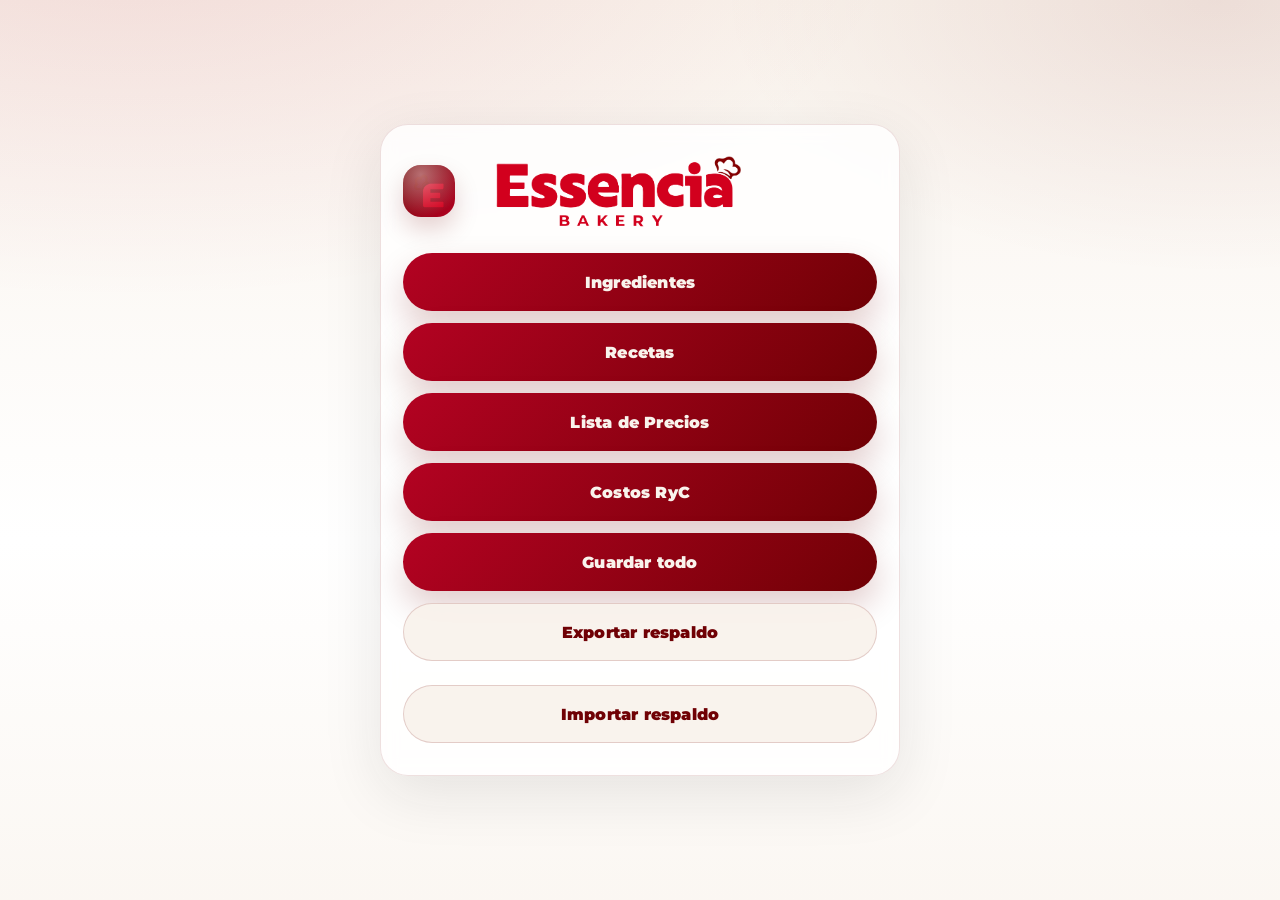
<file: index.html>
<!doctype html>
<html lang="es">
<head>
<link rel="manifest" href="./manifest.json?v=3" />
  <meta charset="utf-8" />
  <meta name="viewport" content="width=device-width,initial-scale=1" />
  <title>Essencia Bakery | Inicio</title>
  <meta name="description" content="Sistema interno Essencia Bakery" />

  <link rel="preconnect" href="https://fonts.googleapis.com">
  <link rel="preconnect" href="https://fonts.gstatic.com" crossorigin>
  <link href="https://fonts.googleapis.com/css2?family=Montserrat:wght@500;700;800;900&display=swap" rel="stylesheet">
<link rel="stylesheet" href="styles.css?v=3" />
</head>
<body data-page="home">
  <main class="homeScreen">
    <section class="homeScreenCard">
      <div class="homeScreenBrand">
        <div class="mark" aria-hidden="true"></div>
        <div>
          <h1>Essencia Bakery</h1>
        </div>
      </div>

      <div class="homeScreenActions">
        <a class="homeMainBtn homeMainBtnPrimary" href="ingredientes.html">Ingredientes</a>
        <a class="homeMainBtn homeMainBtnPrimary" href="recetas.html">Recetas</a>
        <a class="homeMainBtn homeMainBtnPrimary" href="lista-precios.html">Lista de Precios</a>
        <a class="homeMainBtn homeMainBtnPrimary" href="costos-ryc.html">Costos RyC</a>

        <button class="homeMainBtn homeMainBtnPrimary" type="button" id="btnGuardarTodoHome">
          Guardar todo
        </button>

        <button class="homeMainBtn homeMainBtnGhost" type="button" id="btnExportBackupHome">
          Exportar respaldo
        </button>

        <label class="homeMainBtn homeMainBtnGhost homeFileLabel" for="inputImportBackupHome">
          Importar respaldo
        </label>
        <input
          id="inputImportBackupHome"
          type="file"
          accept=".json,application/json"
          hidden
        />
      </div>
    </section>
  </main>

  <div class="toast" id="toast"></div>

<script src="app.js?v=3"></script>
</body>
</html>
</file>
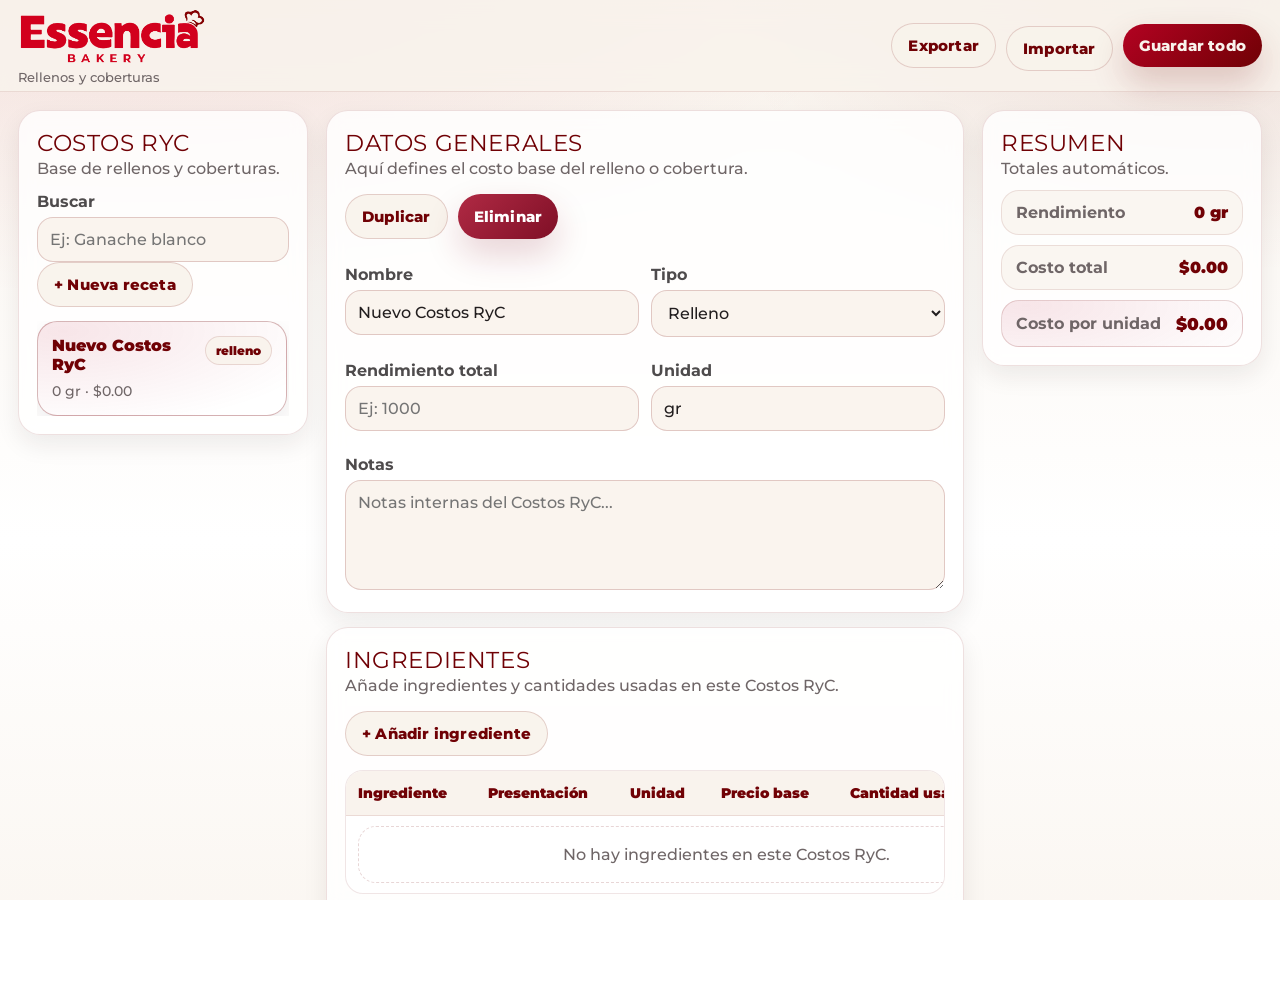
<file: costos-ryc.html>
<!doctype html>
<html lang="es">
<head>
<link rel="manifest" href="./manifest.json?v=3" />
  <meta charset="utf-8" />
  <meta name="viewport" content="width=device-width,initial-scale=1" />
  <title>Essencia Bakery | Costos RyC</title>
  <meta name="description" content="Costos de rellenos y coberturas" />

  <link rel="preconnect" href="https://fonts.googleapis.com">
  <link rel="preconnect" href="https://fonts.gstatic.com" crossorigin>
  <link href="https://fonts.googleapis.com/css2?family=Montserrat:wght@500;700;800;900&display=swap" rel="stylesheet">
<link rel="stylesheet" href="styles.css?v=3" />
</head>
<!-- Modal de Confirmación Personalizado -->
<div id="customConfirmModal" class="custom-modal">
  <div class="custom-modal-content">
    <div class="custom-modal-icon">⚠️</div>
    <h3 id="customConfirmTitle">¿Estás seguro?</h3>
    <p id="customConfirmMessage">Esta acción no se puede deshacer</p>
    <div class="custom-modal-actions">
      <button id="customConfirmCancel" class="btn-modal-cancel">Cancelar</button>
      <button id="customConfirmOk" class="btn-modal-ok">Eliminar</button>
    </div>
  </div>
</div>

<body data-page="cbrc">
  <header class="pageHeader">
    <div class="wrap pageHeaderInner">
      <div class="pageHeaderLeft">
        <div class="pageHeaderTitle">
          <h1>Costos RyC</h1>
          <small>Rellenos y coberturas</small>
        </div>
      </div>

      <div class="pageHeaderRight pageHeaderActions">
        <button class="btn btnGhost" type="button" id="btnExportBackup">Exportar</button>
        <label class="btn btnGhost fileBtnLabel" for="inputImportBackup">Importar</label>
        <input id="inputImportBackup" type="file" accept=".json,application/json" hidden />
        <button class="btn btnPrimary" type="button" id="btnGuardarTodo">Guardar todo</button>
      </div>
    </div>
  </header>

  <main class="wrap moduleLayout">
    <aside class="moduleSidebar card">
      <div class="sectionHead compact">
        <div>
          <h2>Costos RyC</h2>
          <p>Base de rellenos y coberturas.</p>
        </div>
      </div>

      <label for="cbrcSearch">Buscar</label>
      <input id="cbrcSearch" type="text" placeholder="Ej: Ganache blanco" />

      <div class="formActions">
        <button class="btn btnGhost" type="button" id="btnNewCBRC">+ Nueva receta</button>
      </div>

      <div class="entityList" id="cbrcList"></div>
    </aside>

    <section class="moduleMain">
      <section class="card">
        <div class="sectionHead">
          <div>
            <h2>Datos generales</h2>
            <p>Aquí defines el costo base del relleno o cobertura.</p>
          </div>

          <div class="toolbarActions">
            <button class="btn btnGhost" type="button" id="btnDuplicateCBRC">Duplicar</button>
            <button class="btn btnDanger" type="button" id="btnDeleteCBRC">Eliminar</button>
          </div>
        </div>

        <div class="formGrid">
          <div>
            <label for="cbrcName">Nombre</label>
            <input id="cbrcName" type="text" placeholder="Ej: Ganache de chocolate" />
          </div>

          <div>
            <label for="cbrcType">Tipo</label>
            <select id="cbrcType">
              <option value="relleno">Relleno</option>
              <option value="cobertura">Cobertura</option>
            </select>
          </div>

          <div>
            <label for="cbrcYield">Rendimiento total</label>
            <input id="cbrcYield" type="number" min="0" step="0.01" placeholder="Ej: 1000" />
          </div>

          <div>
            <label for="cbrcYieldUnit">Unidad</label>
            <input id="cbrcYieldUnit" type="text" placeholder="Ej: gr" />
          </div>

          <div class="fieldFull">
            <label for="cbrcNotes">Notas</label>
            <textarea id="cbrcNotes" placeholder="Notas internas del Costos RyC..."></textarea>
          </div>
        </div>
      </section>

      <section class="card sectionSpacer">
        <div class="sectionHead">
          <div>
            <h2>Ingredientes</h2>
            <p>Añade ingredientes y cantidades usadas en este Costos RyC.</p>
          </div>
          <button class="btn btnGhost" type="button" id="btnAddIngredientToCBRC">+ Añadir ingrediente</button>
        </div>

        <div class="mobileCardsList hidden" id="cbrcItemsCards"></div>

        <div class="tableWrap desktopTableWrap">
          <table class="costTable">
            <thead>
              <tr>
                <th>Ingrediente</th>
                <th>Presentación</th>
                <th>Unidad</th>
                <th>Precio base</th>
                <th>Cantidad usada</th>
                <th>Costo</th>
                <th></th>
              </tr>
            </thead>
            <tbody id="cbrcItemsBody"></tbody>
          </table>
        </div>

        <div class="blockFooter">
          <span>Total Costos RyC</span>
          <b id="cbrcSubtotal">$0.00</b>
        </div>
      </section>
    </section>

    <aside class="moduleSummary card">
      <div class="sectionHead compact">
        <div>
          <h2>Resumen</h2>
          <p>Totales automáticos.</p>
        </div>
      </div>

      <div class="summaryGrid">
        <div class="summaryItem"><span>Rendimiento</span><b id="sumCBRCYield">0</b></div>
        <div class="summaryItem"><span>Costo total</span><b id="sumCBRCTotal">$0.00</b></div>
        <div class="summaryItem accent"><span>Costo por unidad</span><b id="sumCBRCPerUnit">$0.00</b></div>
      </div>
    </aside>
  </main>

  <!-- PICKER INGREDIENTES -->
  <div class="modalBackdrop" id="pickerModal" aria-hidden="true">
    <div class="modal" role="dialog" aria-modal="true">
      <div class="modalBody">
        <div class="modalTop">
          <h3 class="modalTitle" id="pickerTitle">Elegir ingrediente</h3>
          <button class="modalClose" type="button" data-close="pickerModal">✕</button>
        </div>

        <label for="pickerSearch">Buscar ingrediente</label>
        <input id="pickerSearch" type="text" placeholder="Ej: azúcar, chantilly..." />

        <div class="pickerList" id="pickerList"></div>
      </div>
    </div>
  </div>

  <!-- MODAL CANTIDAD -->
  <div class="modalBackdrop" id="quantityModal" aria-hidden="true">
    <div class="modal modalSmall" role="dialog" aria-modal="true">
      <div class="modalBody">
        <div class="modalTop">
          <h3 class="modalTitle">Cantidad a usar</h3>
          <button class="modalClose" type="button" data-close="quantityModal">✕</button>
        </div>

        <p class="hint" id="quantityIngredientName">Ingrediente</p>

        <label for="quantityInput">Cantidad</label>
        <input id="quantityInput" type="number" min="0" step="0.01" placeholder="Ej: 500" />

        <p class="hint">Unidad: <span id="quantityUnitLabel">gr</span></p>

        <div class="formActions">
          <button class="btn btnGhost" type="button" id="btnCancelQuantity">Cancelar</button>
          <button class="btn btnPrimary" type="button" id="btnConfirmQuantity">Aceptar</button>
        </div>
      </div>
    </div>
  </div>

  <!-- MODAL ELIMINAR -->
  <div class="modalBackdrop" id="deleteModal" aria-hidden="true">
    <div class="modal modalSmall" role="dialog" aria-modal="true">
      <div class="modalBody">
        <div class="modalTop">
          <h3 class="modalTitle">Eliminar</h3>
          <button class="modalClose" type="button" data-close="deleteModal">✕</button>
        </div>

        <p class="hint">Estás a punto de eliminar:</p>
        <div class="selectorMeta" id="deleteLabel">Elemento</div>

        <div class="formActions">
          <button class="btn btnGhost" type="button" id="btnCancelDelete">Cancelar</button>
          <button class="btn btnDanger" type="button" id="btnConfirmDelete">Sí, eliminar</button>
        </div>
      </div>
    </div>
  </div>

  <nav class="mobileBottomNav" aria-label="Navegación móvil">
    <a href="index.html" class="mobileBottomNavItem" data-nav="home">
      <span>Inicio</span>
    </a>
    <a href="ingredientes.html" class="mobileBottomNavItem" data-nav="ingredientes">
      <span>Ingredientes</span>
    </a>
    <a href="costos-ryc.html" class="mobileBottomNavItem" data-nav="cbrc">
      <span>Costos RyC</span>
    </a>
    <a href="lista-precios.html" class="mobileBottomNavItem" data-nav="lp">
      <span>Lista</span>
    </a>
    <a href="recetas.html" class="mobileBottomNavItem" data-nav="recetas">
      <span>Recetas</span>
    </a>
  </nav>

  <div class="toast" id="toast"></div>

<script src="app.js?v=3"></script>
</body>
</html>
</file>
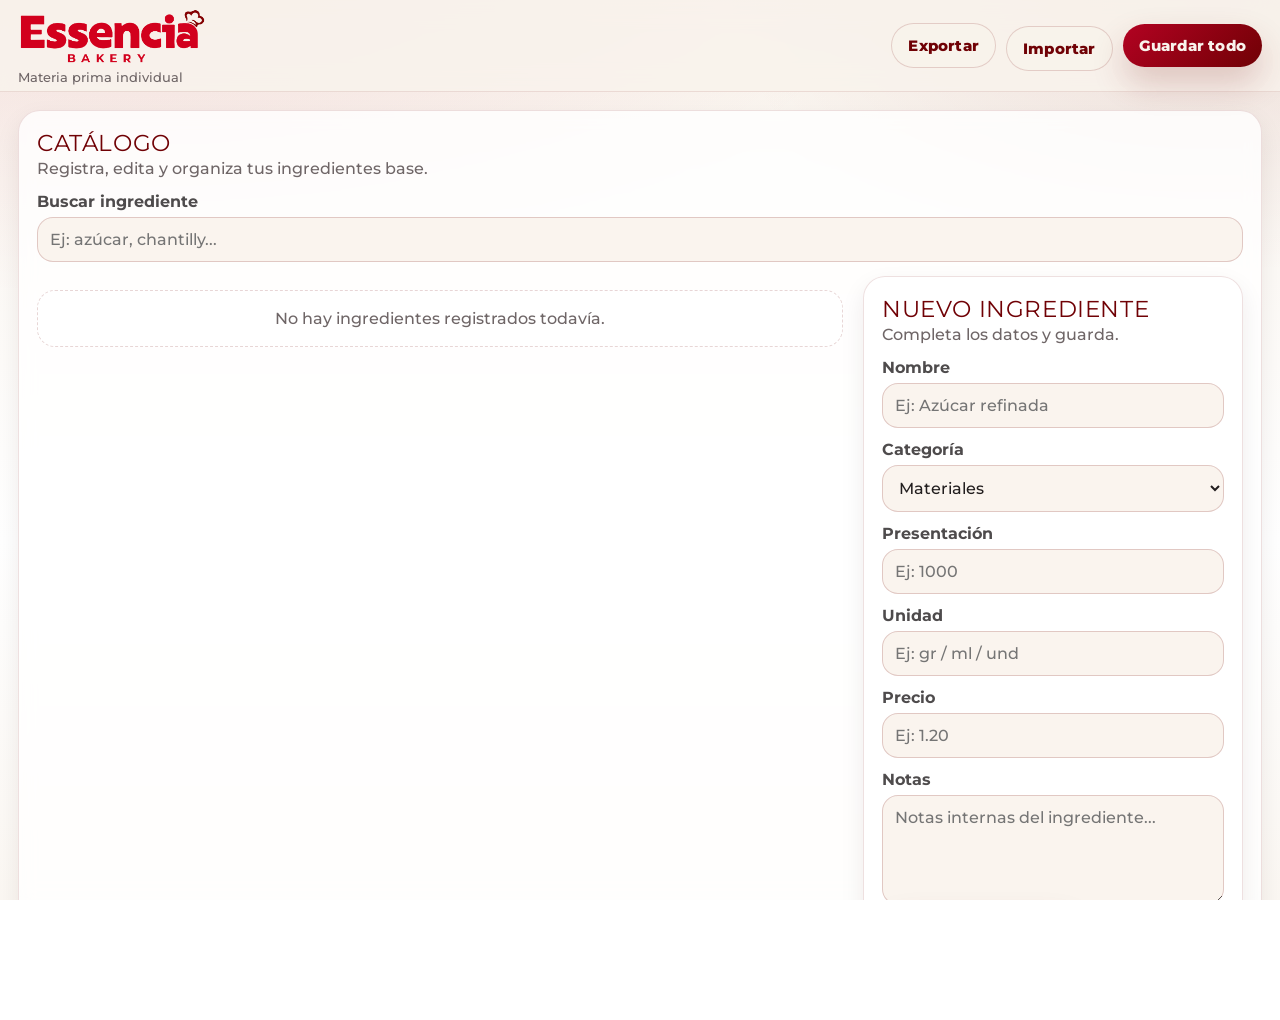
<file: ingredientes.html>
<!doctype html>
<html lang="es">
<head>
<link rel="manifest" href="./manifest.json?v=3" />
  <meta charset="utf-8" />
  <meta name="viewport" content="width=device-width,initial-scale=1" />
  <title>Essencia Bakery | Ingredientes</title>
  <meta name="description" content="Ingredientes Essencia Bakery" />

  <link rel="preconnect" href="https://fonts.googleapis.com">
  <link rel="preconnect" href="https://fonts.gstatic.com" crossorigin>
  <link href="https://fonts.googleapis.com/css2?family=Montserrat:wght@500;700;800;900&display=swap" rel="stylesheet">
<link rel="stylesheet" href="styles.css?v=3" />
</head>
<!-- Modal de Confirmación Personalizado -->
<div id="customConfirmModal" class="custom-modal">
  <div class="custom-modal-content">
    <div class="custom-modal-icon">⚠️</div>
    <h3 id="customConfirmTitle">¿Estás seguro?</h3>
    <p id="customConfirmMessage">Esta acción no se puede deshacer</p>
    <div class="custom-modal-actions">
      <button id="customConfirmCancel" class="btn-modal-cancel">Cancelar</button>
      <button id="customConfirmOk" class="btn-modal-ok">Eliminar</button>
    </div>
  </div>
</div>

<body data-page="ingredientes">
  <header class="pageHeader">
    <div class="wrap pageHeaderInner">
      <div class="pageHeaderLeft">
        <div class="pageHeaderTitle">
          <h1>Ingredientes</h1>
          <small>Materia prima individual</small>
        </div>
      </div>

      <div class="pageHeaderRight pageHeaderActions">
        <button class="btn btnGhost" type="button" id="btnExportBackup">Exportar</button>
        <label class="btn btnGhost fileBtnLabel" for="inputImportBackup">Importar</label>
        <input id="inputImportBackup" type="file" accept=".json,application/json" hidden />
        <button class="btn btnPrimary" type="button" id="btnGuardarTodo">Guardar todo</button>
      </div>
    </div>
  </header>

  <main class="wrap pageGridSingle">
    <section class="card">
      <div class="sectionHead compact">
        <div>
          <h2>Catálogo</h2>
          <p>Registra, edita y organiza tus ingredientes base.</p>
        </div>
      </div>

      <label for="ingredientSearch">Buscar ingrediente</label>
      <input id="ingredientSearch" type="text" placeholder="Ej: azúcar, chantilly..." />

      <div class="contentGridTwo">
        <div>
          <div class="entityList" id="ingredientList"></div>
        </div>

        <div class="card softCard innerCard">
          <div class="sectionHead compact">
            <div>
              <h2 id="ingredientFormTitle">Nuevo ingrediente</h2>
              <p>Completa los datos y guarda.</p>
            </div>
          </div>

          <label for="ingredientName">Nombre</label>
          <input id="ingredientName" type="text" placeholder="Ej: Azúcar refinada" />

          <label for="ingredientCategory">Categoría</label>
          <select id="ingredientCategory">
            <option value="base">Materiales</option>
            <option value="decoracion">Decoración</option>
            <option value="presentacion">Presentación</option>
            <option value="otros">Otros</option>
          </select>

          <label for="ingredientPresentation">Presentación</label>
          <input id="ingredientPresentation" type="number" min="0" step="0.01" placeholder="Ej: 1000" />

          <label for="ingredientUnit">Unidad</label>
          <input id="ingredientUnit" type="text" placeholder="Ej: gr / ml / und" />

          <label for="ingredientPrice">Precio</label>
          <input id="ingredientPrice" type="number" min="0" step="0.01" placeholder="Ej: 1.20" />

          <label for="ingredientNotes">Notas</label>
          <textarea id="ingredientNotes" placeholder="Notas internas del ingrediente..."></textarea>

          <div class="formActions">
            <button class="btn btnPrimary" type="button" id="btnSaveIngredient">Guardar ingrediente</button>
            <button class="btn btnGhost" type="button" id="btnClearIngredient">Limpiar</button>
            <button class="btn btnDanger hidden" type="button" id="btnDeleteIngredient">Eliminar</button>
          </div>
        </div>
      </div>
    </section>
  </main>

  <nav class="mobileBottomNav" aria-label="Navegación móvil">
    <a href="index.html" class="mobileBottomNavItem" data-nav="home">
      <span>Inicio</span>
    </a>
    <a href="ingredientes.html" class="mobileBottomNavItem" data-nav="ingredientes">
      <span>Ingredientes</span>
    </a>
    <a href="costos-ryc.html" class="mobileBottomNavItem" data-nav="cbrc">
      <span>Costos RyC</span>
    </a>
    <a href="lista-precios.html" class="mobileBottomNavItem" data-nav="lp">
      <span>Lista</span>
    </a>
    <a href="recetas.html" class="mobileBottomNavItem" data-nav="recetas">
      <span>Recetas</span>
    </a>
  </nav>

  <div class="toast" id="toast"></div>

<script src="app.js?v=3"></script>
</body>
</html>
</file>
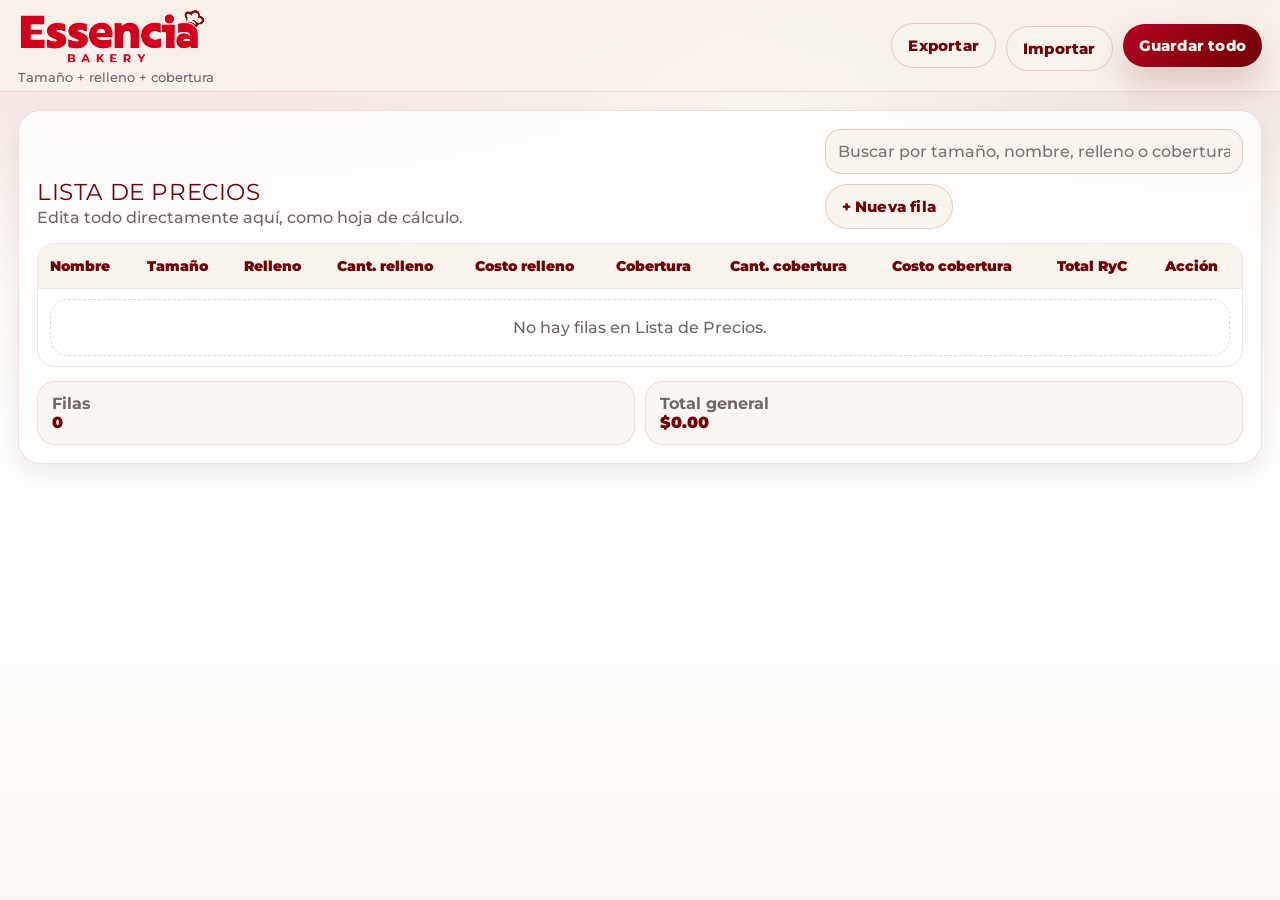
<file: lista-precios.html>
<!doctype html>
<html lang="es">
<head>
<link rel="manifest" href="./manifest.json?v=3" />
  <meta charset="utf-8" />
  <meta name="viewport" content="width=device-width,initial-scale=1" />
  <title>Essencia Bakery | Lista de Precios</title>
  <meta name="description" content="Lista de precios Essencia Bakery" />

  <link rel="preconnect" href="https://fonts.googleapis.com">
  <link rel="preconnect" href="https://fonts.gstatic.com" crossorigin>
  <link href="https://fonts.googleapis.com/css2?family=Montserrat:wght@500;700;800;900&display=swap" rel="stylesheet">
<link rel="stylesheet" href="styles.css?v=3" />
</head>
<!-- Modal de Confirmación Personalizado -->
<div id="customConfirmModal" class="custom-modal">
  <div class="custom-modal-content">
    <div class="custom-modal-icon">⚠️</div>
    <h3 id="customConfirmTitle">¿Estás seguro?</h3>
    <p id="customConfirmMessage">Esta acción no se puede deshacer</p>
    <div class="custom-modal-actions">
      <button id="customConfirmCancel" class="btn-modal-cancel">Cancelar</button>
      <button id="customConfirmOk" class="btn-modal-ok">Eliminar</button>
    </div>
  </div>
</div>

<body data-page="lp">
  <header class="pageHeader">
    <div class="wrap pageHeaderInner">
      <div class="pageHeaderLeft">
        <div class="pageHeaderTitle">
          <h1>Lista de Precios</h1>
          <small>Tamaño + relleno + cobertura</small>
        </div>
      </div>

      <div class="pageHeaderRight pageHeaderActions">
        <button class="btn btnGhost" type="button" id="btnExportBackup">Exportar</button>
        <label class="btn btnGhost fileBtnLabel" for="inputImportBackup">Importar</label>
        <input id="inputImportBackup" type="file" accept=".json,application/json" hidden />
        <button class="btn btnPrimary" type="button" id="btnGuardarTodo">Guardar todo</button>
      </div>
    </div>
  </header>

  <main class="wrap pageGridSingle">
    <section class="card">
      <div class="sectionHead">
        <div>
          <h2>Lista de Precios</h2>
          <p>Edita todo directamente aquí, como hoja de cálculo.</p>
        </div>

        <div class="toolbarActions">
          <input
            id="lpSearch"
            class="lpSearchInput"
            type="text"
            placeholder="Buscar por tamaño, nombre, relleno o cobertura"
          />
          <button class="btn btnGhost" type="button" id="btnNewLP">+ Nueva fila</button>
        </div>
      </div>

      <!-- TABLA ESCRITORIO -->
      <div class="desktopTableWrap">
        <div class="tableWrap lpSheetWrap">
          <table class="costTable lpSheetTable">
            <thead>
              <tr>
                <th>Nombre</th>
                <th>Tamaño</th>
                <th>Relleno</th>
                <th>Cant. relleno</th>
                <th>Costo relleno</th>
                <th>Cobertura</th>
                <th>Cant. cobertura</th>
                <th>Costo cobertura</th>
                <th>Total RyC</th>
                <th>Acción</th>
              </tr>
            </thead>
            <tbody id="lpTableBody"></tbody>
          </table>
        </div>
      </div>

      <!-- TARJETAS MÓVIL -->
      <div class="mobileCardsList hidden" id="lpMobileCards"></div>

      <div class="lpSheetSummary" id="lpSheetSummary">
        <div class="miniStatItem">
          <span>Filas</span>
          <b id="lpSummaryCount">0</b>
        </div>
        <div class="miniStatItem">
          <span>Total general</span>
          <b id="lpSummaryGrandTotal">$0.00</b>
        </div>
      </div>
    </section>
  </main>

  <!-- MODAL ELIMINAR -->
  <div class="modalBackdrop" id="deleteModal" aria-hidden="true">
    <div class="modal modalSmall" role="dialog" aria-modal="true">
      <div class="modalBody">
        <div class="modalTop">
          <h3 class="modalTitle">Eliminar</h3>
          <button class="modalClose" type="button" data-close="deleteModal">✕</button>
        </div>

        <p class="hint">Estás a punto de eliminar:</p>
        <div class="selectorMeta" id="deleteLabel">Elemento</div>

        <div class="formActions">
          <button class="btn btnGhost" type="button" id="btnCancelDelete">Cancelar</button>
          <button class="btn btnDanger" type="button" id="btnConfirmDelete">Sí, eliminar</button>
        </div>
      </div>
    </div>
  </div>

  <nav class="mobileBottomNav" aria-label="Navegación móvil">
    <a href="index.html" class="mobileBottomNavItem" data-nav="home">
      <span>Inicio</span>
    </a>
    <a href="ingredientes.html" class="mobileBottomNavItem" data-nav="ingredientes">
      <span>Ingredientes</span>
    </a>
    <a href="costos-ryc.html" class="mobileBottomNavItem" data-nav="cbrc">
      <span>Costos RyC</span>
    </a>
    <a href="lista-precios.html" class="mobileBottomNavItem" data-nav="lp">
      <span>Lista</span>
    </a>
    <a href="recetas.html" class="mobileBottomNavItem" data-nav="recetas">
      <span>Recetas</span>
    </a>
  </nav>

  <div class="toast" id="toast"></div>

<script src="app.js?v=3"></script>
</body>
</html>
</file>
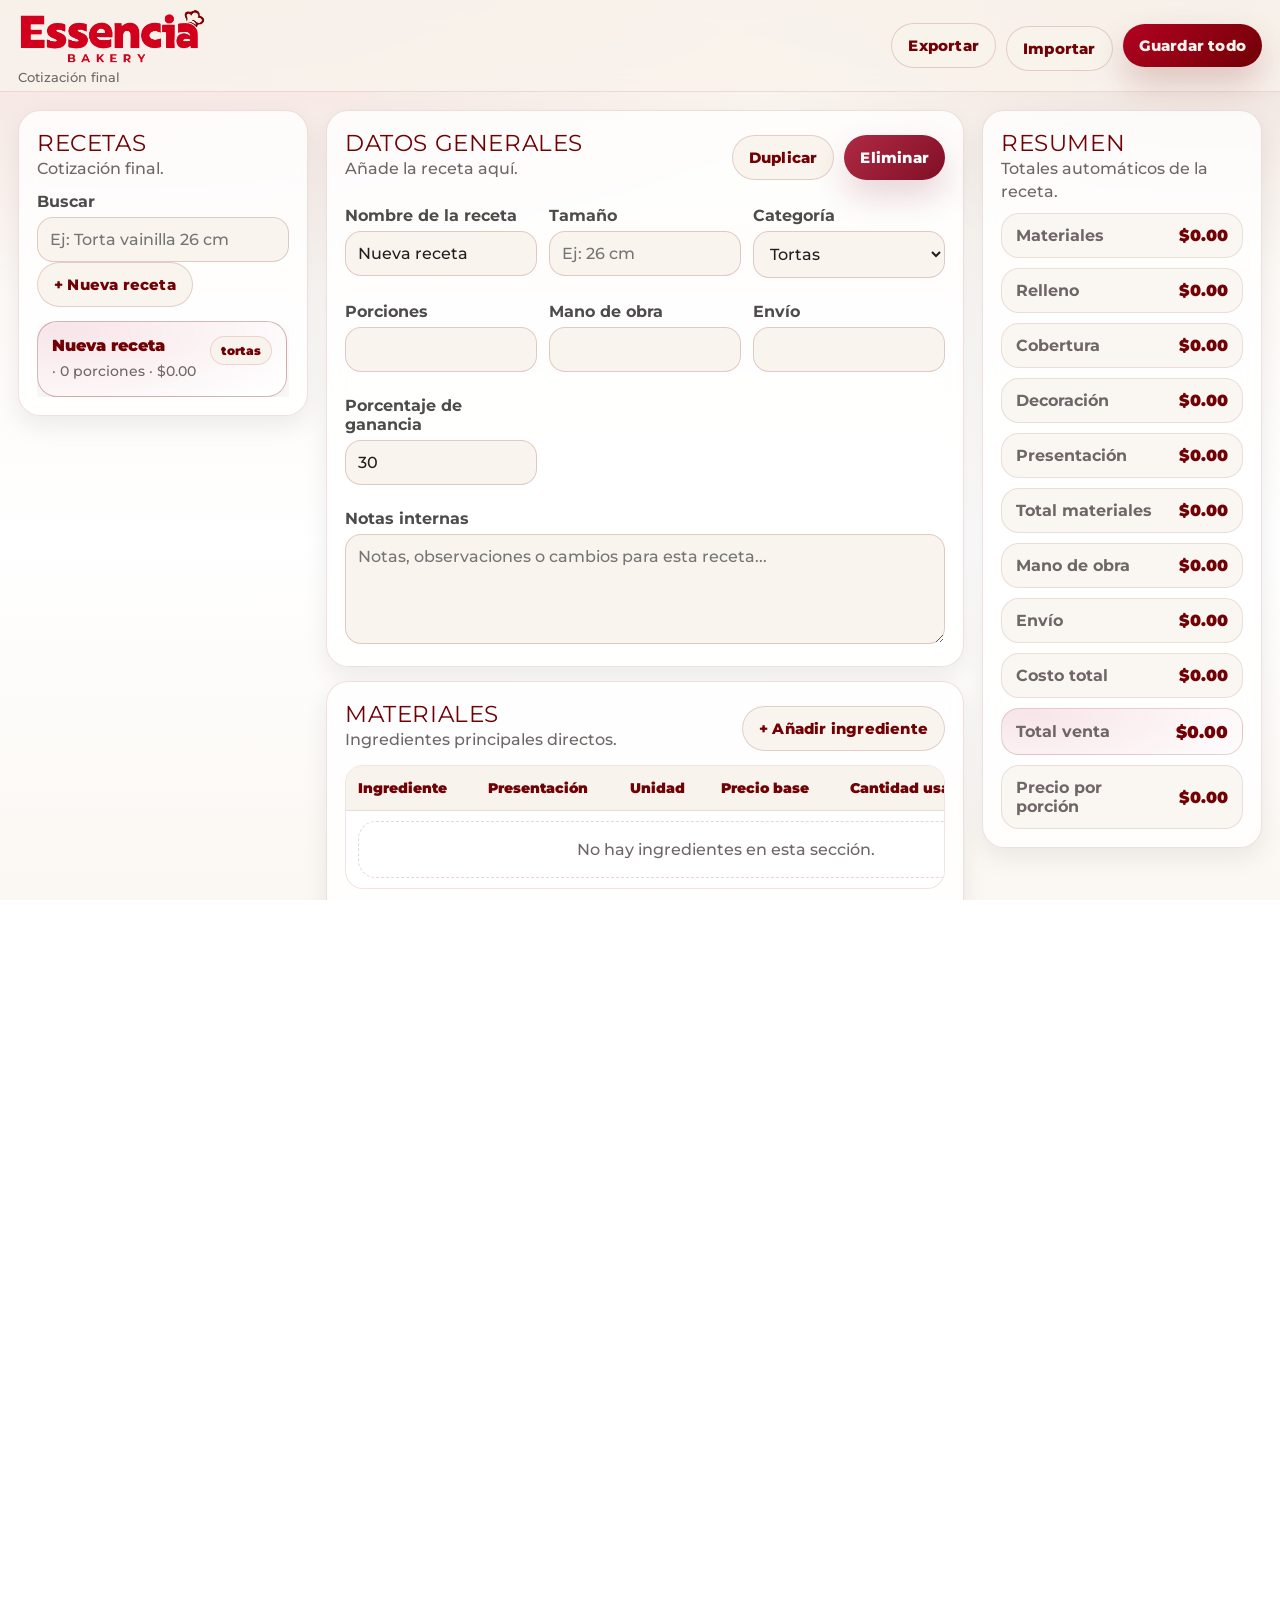
<file: recetas.html>
<!doctype html>
<html lang="es">
<head>
<link rel="manifest" href="./manifest.json?v=3" />  <meta charset="utf-8" />
  <meta name="viewport" content="width=device-width,initial-scale=1" />
  <title>Essencia Bakery | Recetas</title>
  <meta name="description" content="Recetas Essencia Bakery" />

  <link rel="preconnect" href="https://fonts.googleapis.com">
  <link rel="preconnect" href="https://fonts.gstatic.com" crossorigin>
  <link href="https://fonts.googleapis.com/css2?family=Montserrat:wght@500;700;800;900&display=swap" rel="stylesheet">
<link rel="stylesheet" href="styles.css?v=3" />
</head>

<!-- Modal de Confirmación Personalizado -->
<div id="customConfirmModal" class="custom-modal">
  <div class="custom-modal-content">
    <div class="custom-modal-icon">⚠️</div>
    <h3 id="customConfirmTitle">¿Estás seguro?</h3>
    <p id="customConfirmMessage">Esta acción no se puede deshacer</p>
    <div class="custom-modal-actions">
      <button id="customConfirmCancel" class="btn-modal-cancel">Cancelar</button>
      <button id="customConfirmOk" class="btn-modal-ok">Eliminar</button>
    </div>
  </div>
</div>

<body data-page="recetas">
  <header class="pageHeader">
    <div class="wrap pageHeaderInner">
      <div class="pageHeaderLeft">
        <div class="pageHeaderTitle">
          <h1>Recetas</h1>
          <small>Cotización final</small>
        </div>
      </div>

      <div class="pageHeaderRight pageHeaderActions">
        <button class="btn btnGhost" type="button" id="btnExportBackup">Exportar</button>
        <label class="btn btnGhost fileBtnLabel" for="inputImportBackup">Importar</label>
        <input id="inputImportBackup" type="file" accept=".json,application/json" hidden />
        <button class="btn btnPrimary" type="button" id="btnGuardarTodo">Guardar todo</button>
      </div>
    </div>
  </header>

  <main class="wrap moduleLayout">
    <aside class="moduleSidebar card">
      <div class="sectionHead compact">
        <div>
          <h2>Recetas</h2>
          <p>Cotización final.</p>
        </div>
      </div>

      <label for="recipeSearch">Buscar</label>
      <input id="recipeSearch" type="text" placeholder="Ej: Torta vainilla 26 cm" />

      <div class="formActions">
        <button class="btn btnGhost" type="button" id="btnNewRecipe">+ Nueva receta</button>
      </div>

      <div class="entityList" id="recipeList"></div>
    </aside>

    <section class="moduleMain">
      <section class="card">
        <div class="sectionHead">
          <div>
            <h2>Datos generales</h2>
            <p>Añade la receta aquí.</p>
          </div>

          <div class="toolbarActions">
            <button class="btn btnGhost" type="button" id="btnDuplicateRecipe">Duplicar</button>
            <button class="btn btnDanger" type="button" id="btnDeleteRecipe">Eliminar</button>
          </div>
        </div>

        <div class="formGrid formGrid3">
          <div>
            <label for="recipeName">Nombre de la receta</label>
            <input id="recipeName" type="text" placeholder="Ej: Torta vainilla 26 cm" />
          </div>

          <div>
            <label for="recipeSize">Tamaño</label>
            <input id="recipeSize" type="text" placeholder="Ej: 26 cm" />
          </div>

          <div>
            <label for="recipeCategory">Categoría</label>
            <select id="recipeCategory">
              <option value="tortas">Tortas</option>
              <option value="postres">Postres</option>
              <option value="otros">Otros</option>
            </select>
          </div>

          <div>
            <label for="recipeServings">Porciones</label>
            <input id="recipeServings" type="number" min="0" step="1" />
          </div>

          <div>
            <label for="recipeLabor">Mano de obra</label>
            <input id="recipeLabor" type="number" min="0" step="0.01" />
          </div>

          <div>
            <label for="recipeDelivery">Envío</label>
            <input id="recipeDelivery" type="number" min="0" step="0.01" />
          </div>

          <div>
            <label for="recipeMargin">Porcentaje de ganancia</label>
            <input id="recipeMargin" type="number" min="0" step="0.01" placeholder="Ej: 30" />
          </div>

          <div class="fieldFull">
            <label for="recipeNotes">Notas internas</label>
            <textarea id="recipeNotes" placeholder="Notas, observaciones o cambios para esta receta..."></textarea>
          </div>
        </div>
      </section>

      <section class="card sectionSpacer">
        <div class="sectionHead">
          <div>
            <h2>Materiales</h2>
            <p>Ingredientes principales directos.</p>
          </div>
          <button class="btn btnGhost" type="button" id="btnAddBaseToRecipe">+ Añadir ingrediente</button>
        </div>

        <div class="mobileCardsList hidden" id="recipeBaseCards"></div>

        <div class="tableWrap desktopTableWrap">
          <table class="costTable">
            <thead>
              <tr>
                <th>Ingrediente</th>
                <th>Presentación</th>
                <th>Unidad</th>
                <th>Precio base</th>
                <th>Cantidad usada</th>
                <th>Costo</th>
                <th></th>
              </tr>
            </thead>
            <tbody id="recipeBaseBody"></tbody>
          </table>
        </div>

        <div class="blockFooter">
          <span>Subtotal materiales</span>
          <b id="recipeSubtotalBase">$0.00</b>
        </div>
      </section>

      <section class="card sectionSpacer">
        <div class="sectionHead">
          <div>
            <h2>Rellenos</h2>
            <p>Puedes agregar uno o varios rellenos y ajustar la cantidad manualmente.</p>
          </div>
          <button class="btn btnGhost" type="button" id="btnAddRellenoToRecipe">+ Añadir relleno</button>
        </div>

        <!-- Compatibilidad con código anterior -->
        <div class="selectorBox hidden" aria-hidden="true" style="display:none;">
          <div class="formGrid">
            <div>
              <label for="recipeRellenoCBRC">CBRC Relleno</label>
              <select id="recipeRellenoCBRC"></select>
            </div>
            <div>
              <label for="recipeRellenoQty">Cantidad usada</label>
              <input id="recipeRellenoQty" type="number" min="0" step="0.01" />
            </div>
          </div>
          <div class="selectorMeta" id="recipeRellenoMeta">No hay relleno seleccionado.</div>
        </div>

        <div class="mobileCardsList hidden" id="recipeRellenoCards"></div>

        <div class="tableWrap desktopTableWrap">
          <table class="costTable">
            <thead>
              <tr>
                <th>CBRC</th>
                <th>Rendimiento</th>
                <th>Unidad</th>
                <th>Costo base</th>
                <th>Cantidad usada</th>
                <th>Costo</th>
                <th></th>
              </tr>
            </thead>
            <tbody id="recipeRellenoBody"></tbody>
          </table>
        </div>

        <div class="blockFooter">
          <span>Subtotal rellenos</span>
          <b id="recipeSubtotalRelleno">$0.00</b>
        </div>
      </section>

      <section class="card sectionSpacer">
        <div class="sectionHead">
          <div>
            <h2>Coberturas</h2>
            <p>Puedes agregar una o varias coberturas y ajustar la cantidad manualmente.</p>
          </div>
          <button class="btn btnGhost" type="button" id="btnAddCoberturaToRecipe">+ Añadir cobertura</button>
        </div>

        <!-- Compatibilidad con código anterior -->
        <div class="selectorBox hidden" aria-hidden="true" style="display:none;">
          <div class="formGrid">
            <div>
              <label for="recipeCoberturaCBRC">CBRC Cobertura</label>
              <select id="recipeCoberturaCBRC"></select>
            </div>
            <div>
              <label for="recipeCoberturaQty">Cantidad usada</label>
              <input id="recipeCoberturaQty" type="number" min="0" step="0.01" />
            </div>
          </div>

          <div class="selectorMeta" id="recipeCoberturaMeta">No hay cobertura seleccionada.</div>
        </div>

        <div class="mobileCardsList hidden" id="recipeCoberturaCards"></div>

        <div class="tableWrap desktopTableWrap">
          <table class="costTable">
            <thead>
              <tr>
                <th>CBRC</th>
                <th>Rendimiento</th>
                <th>Unidad</th>
                <th>Costo base</th>
                <th>Cantidad usada</th>
                <th>Costo</th>
                <th></th>
              </tr>
            </thead>
            <tbody id="recipeCoberturaBody"></tbody>
          </table>
        </div>

        <div class="blockFooter">
          <span>Subtotal coberturas</span>
          <b id="recipeSubtotalCobertura">$0.00</b>
        </div>
      </section>

      <section class="card sectionSpacer">
        <div class="sectionHead">
          <div>
            <h2>Decoración</h2>
            <p>Extras visuales y topper manual.</p>
          </div>
          <button class="btn btnGhost" type="button" id="btnAddDecorToRecipe">+ Añadir ingrediente</button>
        </div>

        <div class="manualExtraCard">
          <div>
            <h3>Topper personalizado</h3>
            <p>Costo manual editable por receta.</p>
          </div>

          <div class="manualExtraInputWrap">
            <span>$</span>
            <input id="manualTopperPrice" type="number" min="0" step="0.01" placeholder="0" />
          </div>
        </div>

        <div class="mobileCardsList hidden" id="recipeDecorCards"></div>

        <div class="tableWrap desktopTableWrap">
          <table class="costTable">
            <thead>
              <tr>
                <th>Ingrediente</th>
                <th>Presentación</th>
                <th>Unidad</th>
                <th>Precio base</th>
                <th>Cantidad usada</th>
                <th>Costo</th>
                <th></th>
              </tr>
            </thead>
            <tbody id="recipeDecorBody"></tbody>
          </table>
        </div>

        <div class="blockFooter">
          <span>Subtotal decoración</span>
          <b id="recipeSubtotalDecor">$0.00</b>
        </div>
      </section>

      <section class="card sectionSpacer">
        <div class="sectionHead">
          <div>
            <h2>Presentación</h2>
            <p>Caja, disco, etiqueta, vela, etc.</p>
          </div>
          <button class="btn btnGhost" type="button" id="btnAddPresentToRecipe">+ Añadir ingrediente</button>
        </div>

        <div class="mobileCardsList hidden" id="recipePresentCards"></div>

        <div class="tableWrap desktopTableWrap">
          <table class="costTable">
            <thead>
              <tr>
                <th>Ingrediente</th>
                <th>Presentación</th>
                <th>Unidad</th>
                <th>Precio base</th>
                <th>Cantidad usada</th>
                <th>Costo</th>
                <th></th>
              </tr>
            </thead>
            <tbody id="recipePresentBody"></tbody>
          </table>
        </div>

        <div class="blockFooter">
          <span>Subtotal presentación</span>
          <b id="recipeSubtotalPresent">$0.00</b>
        </div>
      </section>
    </section>

    <aside class="moduleSummary card">
      <div class="sectionHead compact">
        <div>
          <h2>Resumen</h2>
          <p>Totales automáticos de la receta.</p>
        </div>
      </div>

      <div class="summaryGrid">
        <div class="summaryItem"><span>Materiales</span><b id="sumRecipeBase">$0.00</b></div>
        <div class="summaryItem"><span>Relleno</span><b id="sumRecipeRelleno">$0.00</b></div>
        <div class="summaryItem"><span>Cobertura</span><b id="sumRecipeCobertura">$0.00</b></div>
        <div class="summaryItem"><span>Decoración</span><b id="sumRecipeDecor">$0.00</b></div>
        <div class="summaryItem"><span>Presentación</span><b id="sumRecipePresent">$0.00</b></div>
        <div class="summaryItem"><span>Total materiales</span><b id="sumRecipeMaterials">$0.00</b></div>
        <div class="summaryItem"><span>Mano de obra</span><b id="sumRecipeLabor">$0.00</b></div>
        <div class="summaryItem"><span>Envío</span><b id="sumRecipeDelivery">$0.00</b></div>
        <div class="summaryItem"><span>Costo total</span><b id="sumRecipeOriginal">$0.00</b></div>
        <div class="summaryItem accent"><span>Total venta</span><b id="sumRecipeFinal">$0.00</b></div>
        <div class="summaryItem"><span>Precio por porción</span><b id="sumRecipePerServing">$0.00</b></div>
      </div>
    </aside>
  </main>

  <!-- PICKER INGREDIENTES -->
  <div class="modalBackdrop" id="pickerModal" aria-hidden="true">
    <div class="modal" role="dialog" aria-modal="true">
      <div class="modalBody">
        <div class="modalTop">
          <h3 class="modalTitle" id="pickerTitle">Elegir ingrediente</h3>
          <button class="modalClose" type="button" data-close="pickerModal">✕</button>
        </div>

        <label for="pickerSearch">Buscar ingrediente</label>
        <input id="pickerSearch" type="text" placeholder="Ej: azúcar, chantilly..." />

        <div class="pickerList" id="pickerList"></div>
      </div>
    </div>
  </div>

  <!-- MODAL CANTIDAD -->
  <div class="modalBackdrop" id="quantityModal" aria-hidden="true">
    <div class="modal modalSmall" role="dialog" aria-modal="true">
      <div class="modalBody">
        <div class="modalTop">
          <h3 class="modalTitle">Cantidad a usar</h3>
          <button class="modalClose" type="button" data-close="quantityModal">✕</button>
        </div>

        <p class="hint" id="quantityIngredientName">Ingrediente</p>

        <label for="quantityInput">Cantidad</label>
        <input id="quantityInput" type="number" min="0" step="0.01" placeholder="Ej: 500" />

        <p class="hint">Unidad: <span id="quantityUnitLabel">gr</span></p>

        <div class="formActions">
          <button class="btn btnGhost" type="button" id="btnCancelQuantity">Cancelar</button>
          <button class="btn btnPrimary" type="button" id="btnConfirmQuantity">Aceptar</button>
        </div>
      </div>
    </div>
  </div>

  <!-- MODAL ELIMINAR -->
  <div class="modalBackdrop" id="deleteModal" aria-hidden="true">
    <div class="modal modalSmall" role="dialog" aria-modal="true">
      <div class="modalBody">
        <div class="modalTop">
          <h3 class="modalTitle">Eliminar</h3>
          <button class="modalClose" type="button" data-close="deleteModal">✕</button>
        </div>

        <p class="hint">Estás a punto de eliminar:</p>
        <div class="selectorMeta" id="deleteLabel">Elemento</div>

        <div class="formActions">
          <button class="btn btnGhost" type="button" id="btnCancelDelete">Cancelar</button>
          <button class="btn btnDanger" type="button" id="btnConfirmDelete">Sí, eliminar</button>
        </div>
      </div>
    </div>
  </div>

  <nav class="mobileBottomNav" aria-label="Navegación móvil">
    <a href="index.html" class="mobileBottomNavItem" data-nav="home">
      <span>Inicio</span>
    </a>
    <a href="ingredientes.html" class="mobileBottomNavItem" data-nav="ingredientes">
      <span>Ingredientes</span>
    </a>
    <a href="costos-ryc.html" class="mobileBottomNavItem" data-nav="cbrc">
      <span>Costos RyC</span>
    </a>
    <a href="lista-precios.html" class="mobileBottomNavItem" data-nav="lp">
      <span>Lista</span>
    </a>
    <a href="recetas.html" class="mobileBottomNavItem" data-nav="recetas">
      <span>Recetas</span>
    </a>
  </nav>

  <div class="toast" id="toast"></div>

<script src="app.js?v=3"></script>
</body>
</html>
</file>
<file: styles.css>
@font-face{
  font-family: "EssenciaDisplay";
  src: url("") format("opentype");
  font-weight: 400;
  font-style: normal;
  font-display: swap;
}

:root{
  --cream:#f9f3ec;
  --red:#b30222;
  --wine:#700105;
  --ink:#221e1f;
  --muted:#6f6667;
  --shadow: 0 18px 60px rgba(34,30,31,.10);
  --shadow2: 0 10px 24px rgba(34,30,31,.08);
  --radius: 22px;
  --radius-sm: 16px;
  --max: 1420px;
  --font-body: "Montserrat", system-ui, -apple-system, "Segoe UI", Roboto, Arial, sans-serif;
  --font-brand: "EssenciaDisplay", "Montserrat", system-ui, sans-serif;
}

*{ box-sizing:border-box; }
html, body{ height:100%; }
html, body{ overflow-x:hidden; }

body{
  margin:0;
  font-family:var(--font-body);
  color:var(--ink);
  background:
    radial-gradient(1200px 600px at 10% -10%, rgba(179,2,34,.10), transparent 65%),
    radial-gradient(900px 500px at 95% 0%, rgba(112,1,5,.09), transparent 55%),
    linear-gradient(180deg, var(--cream), #fff 60%, var(--cream) 120%);
}

a{ color:inherit; text-decoration:none; }
button, input, select, textarea{ font:inherit; }

.wrap{
  width:100%;
  max-width:var(--max);
  margin:0 auto;
  padding:18px;
}

.mark{
  width:52px;
  height:52px;
  border-radius:18px;
  background:
    url("./isotipo.png") center/65% no-repeat,
    linear-gradient(135deg, var(--wine), var(--red));
  box-shadow:0 12px 24px rgba(112,1,5,.18);
  position:relative;
  overflow:hidden;
  flex:0 0 auto;
}

.mark::after{
  content:"";
  position:absolute;
  inset:-35% -30%;
  background: radial-gradient(circle at 35% 35%, rgba(249,243,236,.45), transparent 55%);
  transform: rotate(18deg);
}

/* =========================
   HOME PRINCIPAL
   ========================= */

.homeScreen{
  min-height:100dvh;
  display:grid;
  place-items:center;
  padding:18px;
}

.homeScreenCard{
  width:min(520px, 100%);
  background:rgba(255,255,255,.82);
  border:1px solid rgba(112,1,5,.12);
  border-radius:28px;
  box-shadow:var(--shadow);
  padding:26px 22px;
  backdrop-filter: blur(8px);
}

.homeScreenBrand{
  display:flex;
  align-items:center;
  gap:14px;
  margin-bottom:22px;
}

.homeScreenBrand h1{
  margin:0;
  font-family:var(--font-brand);
  color:var(--wine);
  font-weight:400;
  font-size:1.2rem;
  letter-spacing:.8px;
  text-transform:uppercase;
}

.homeScreenBrand small{
  display:block;
  margin-top:2px;
  color:var(--muted);
  font-weight:500;
}

.homeScreenActions{
  display:grid;
  gap:12px;
}

.homeMainBtn{
  display:flex;
  align-items:center;
  justify-content:center;
  min-height:58px;
  width:100%;
  border-radius:999px;
  padding:14px 18px;
  font-weight:900;
  font-size:1rem;
  text-align:center;
  cursor:pointer;
  transition:transform .15s ease, filter .15s ease, background .15s ease;
  letter-spacing:.2px;
}

.homeMainBtn:hover{
  transform:translateY(-1px);
}

.homeMainBtnPrimary{
  color:var(--cream);
  background:linear-gradient(135deg, var(--red), var(--wine));
  box-shadow:0 16px 34px rgba(112,1,5,.20);
  border:0;
}

.homeMainBtnGhost{
  background:rgba(249,243,236,.95);
  color:var(--wine);
  border:1px solid rgba(112,1,5,.16);
}

.homeFileLabel{
  cursor:pointer;
}

/* =========================
   PAGE HEADER
   ========================= */

.pageHeader{
  position:sticky;
  top:0;
  z-index:40;
  backdrop-filter: blur(12px);
  background:rgba(249,243,236,.88);
  border-bottom:1px solid rgba(112,1,5,.10);
}

.pageHeaderInner{
  display:flex;
  align-items:center;
  justify-content:space-between;
  gap:16px;
  min-width:0;
  padding-top:6px;
  padding-bottom:6px;
}

.pageHeaderLeft{
  min-width:0;
  display:flex;
  align-items:center;
  gap:12px;
}

.pageHeaderRight{
  flex:0 0 auto;
}

.pageHeaderActions{
  display:flex;
  gap:10px;
  flex-wrap:wrap;
  align-items:center;
}

.backLink{
  display:inline-flex;
  align-items:center;
  justify-content:center;
  border:1px solid rgba(112,1,5,.14);
  background:rgba(249,243,236,.92);
  color:var(--wine);
  border-radius:999px;
  padding:10px 14px;
  font-weight:800;
  white-space:nowrap;
  transition:.15s ease;
}

.backLink:hover{
  transform:translateY(-1px);
  background:rgba(249,243,236,1);
}

.pageHeaderTitle{
  min-width:0;
}

.pageHeaderTitle h1{
  margin:0;
  font-family:var(--font-brand);
  color:var(--wine);
  font-weight:400;
  font-size:1.18rem;
  letter-spacing:.7px;
  text-transform:uppercase;
  line-height:1.05;
}

.pageHeaderTitle small{
  display:block;
  margin-top:3px;
  color:var(--muted);
  font-weight:500;
  line-height:1.2;
}

.fileBtnLabel{
  display:inline-flex;
  align-items:center;
  justify-content:center;
  cursor:pointer;
}

/* =========================
   BUTTONS
   ========================= */

.btn{
  border:0;
  cursor:pointer;
  border-radius:999px;
  padding:12px 16px;
  font-size:.96rem;
  transition:transform .15s ease, filter .15s ease, background .15s ease;
  font-family:var(--font-body);
  font-weight:800;
  letter-spacing:.2px;
}

.btnPrimary{
  color:var(--cream);
  background:linear-gradient(135deg, var(--red), var(--wine));
  box-shadow:0 16px 34px rgba(112,1,5,.20);
}

.btnPrimary:hover{
  transform:translateY(-1px);
  filter:brightness(1.03);
}

.btnGhost{
  background:rgba(249,243,236,.92);
  border:1px solid rgba(112,1,5,.16);
  color:var(--wine);
}

.btnGhost:hover{
  transform:translateY(-1px);
  background:rgba(249,243,236,1);
}

.btnDanger{
  color:#fff;
  background:linear-gradient(135deg, #b02a44, #7f0f26);
  box-shadow:0 16px 34px rgba(127,15,38,.18);
}

.btnDanger:hover{
  transform:translateY(-1px);
  filter:brightness(1.03);
}

/* =========================
   LAYOUT
   ========================= */

.pageGridSingle{
  padding-top:18px;
  padding-bottom:28px;
}

.moduleLayout{
  display:grid;
  grid-template-columns:290px minmax(0, 1fr) 280px;
  gap:18px;
  align-items:start;
  padding-top:18px;
  padding-bottom:28px;
}

.moduleSidebar,
.moduleSummary{
  position:sticky;
  top:92px;
}

.moduleMain{
  min-width:0;
  display:grid;
  gap:14px;
}

.sectionSpacer{
  margin-top:0;
}

.contentGridTwo{
  display:grid;
  grid-template-columns:minmax(0, 1fr) 380px;
  gap:18px;
  align-items:start;
  margin-top:14px;
}

.card{
  background:rgba(255,255,255,.80);
  border:1px solid rgba(112,1,5,.12);
  border-radius:var(--radius);
  box-shadow:var(--shadow2);
  padding:18px;
  min-width:0;
  backdrop-filter: blur(8px);
}

.softCard{
  background:rgba(255,255,255,.72);
}

.innerCard{
  min-width:0;
}

/* =========================
   TYPO
   ========================= */

.sectionHead{
  display:flex;
  justify-content:space-between;
  align-items:flex-end;
  gap:14px;
  margin-bottom:14px;
  flex-wrap:wrap;
}

.sectionHead.compact{
  margin-bottom:10px;
}

.sectionHead h2{
  margin:0;
  color:var(--wine);
  font-family:var(--font-brand);
  font-weight:400;
  font-size:1.45rem;
  letter-spacing:.6px;
  text-transform:uppercase;
}

.sectionHead p{
  margin:0;
  color:var(--muted);
  font-weight:500;
  line-height:1.45;
}

.toolbarActions,
.formActions{
  display:flex;
  gap:10px;
  flex-wrap:wrap;
}

label{
  display:block;
  font-weight:700;
  color:rgba(34,30,31,.80);
  margin:12px 0 6px;
}

input, select, textarea{
  width:100%;
  padding:12px 12px;
  border-radius:16px;
  border:1px solid rgba(112,1,5,.18);
  background:rgba(249,243,236,.85);
  outline:none;
  font-weight:500;
  color:var(--ink);
  min-width:0;
}

input:focus,
select:focus,
textarea:focus{
  border-color:rgba(112,1,5,.28);
  box-shadow:0 0 0 4px rgba(179,2,34,.08);
}

textarea{
  min-height:110px;
  resize:vertical;
}

.formGrid{
  display:grid;
  grid-template-columns:1fr 1fr;
  gap:12px;
}

.formGrid3{
  grid-template-columns:repeat(3, 1fr);
}

.fieldFull{
  grid-column:1 / -1;
}

/* =========================
   LISTS
   ========================= */

.entityList{
  display:grid;
  gap:10px;
  margin-top:14px;
  max-height:70vh;
  overflow:auto;
  padding-right:2px;
}

.entityCard{
  border-radius:20px;
  border:1px solid rgba(112,1,5,.12);
  background:rgba(255,255,255,.84);
  box-shadow:var(--shadow2);
  padding:14px;
  cursor:pointer;
  transition:transform .18s ease, box-shadow .18s ease, border-color .18s ease;
}

.entityCard:hover{
  transform:translateY(-2px);
  box-shadow:0 14px 30px rgba(34,30,31,.10);
}

.entityCard.active{
  border-color:rgba(112,1,5,.28);
  background:
    radial-gradient(420px 150px at 10% 10%, rgba(179,2,34,.10), transparent 65%),
    rgba(255,255,255,.9);
}

.entityCardTop{
  display:flex;
  justify-content:space-between;
  align-items:flex-start;
  gap:10px;
}

.entityCard h3{
  margin:0;
  color:var(--wine);
  font-weight:900;
  font-size:1rem;
  line-height:1.2;
}

.entityMeta{
  margin-top:6px;
  color:var(--muted);
  font-size:.9rem;
  font-weight:500;
  line-height:1.45;
}

.tag{
  padding:6px 10px;
  border-radius:999px;
  background:rgba(249,243,236,.95);
  border:1px solid rgba(112,1,5,.12);
  color:var(--wine);
  font-size:.76rem;
  font-weight:900;
  white-space:nowrap;
}

/* =========================
   TABLES
   ========================= */

.desktopTableWrap{
  display:block;
}

.mobileCardsList{
  display:none;
}

.tableWrap{
  overflow-x:auto;
  overflow-y:hidden;
  -webkit-overflow-scrolling:touch;
  border-radius:18px;
  border:1px solid rgba(112,1,5,.10);
  background:rgba(255,255,255,.84);
}

.costTable{
  width:100%;
  min-width:760px;
  border-collapse:collapse;
}

.costTable th{
  text-align:left;
  padding:13px 12px;
  background:rgba(249,243,236,.95);
  color:var(--wine);
  font-weight:900;
  font-size:.88rem;
  border-bottom:1px solid rgba(112,1,5,.10);
}

.costTable td{
  padding:10px 12px;
  border-bottom:1px solid rgba(112,1,5,.08);
  vertical-align:middle;
}

.costTable tr:last-child td{
  border-bottom:0;
}

.rowQtyInput{
  width:110px;
  padding:10px 10px;
  border-radius:14px;
  border:1px solid rgba(112,1,5,.14);
  background:rgba(249,243,236,.72);
}

.rowCost{
  color:var(--wine);
  font-weight:900;
  white-space:nowrap;
}

.blockFooter{
  display:flex;
  justify-content:space-between;
  align-items:center;
  gap:10px;
  margin-top:12px;
  padding:12px 14px;
  border-radius:18px;
  border:1px solid rgba(112,1,5,.10);
  background:rgba(249,243,236,.75);
  backdrop-filter: blur(6px);
}

.blockFooter span{
  color:var(--muted);
  font-weight:700;
}

.blockFooter b{
  color:var(--wine);
  font-weight:900;
}

/* =========================
   SELECTOR / SUMMARY
   ========================= */

.selectorBox{
  border-radius:20px;
  border:1px solid rgba(112,1,5,.10);
  background:rgba(255,255,255,.86);
  padding:16px;
  backdrop-filter: blur(6px);
}

.selectorMeta{
  margin-top:10px;
  border-radius:16px;
  padding:12px 14px;
  border:1px solid rgba(112,1,5,.10);
  background:rgba(249,243,236,.72);
  color:var(--muted);
  font-weight:500;
  line-height:1.45;
  overflow-wrap:anywhere;
}

.summaryGrid,
.miniStatGrid{
  display:grid;
  gap:10px;
}

.summaryItem,
.miniStatItem{
  border-radius:18px;
  padding:12px 14px;
  border:1px solid rgba(112,1,5,.10);
  background:rgba(249,243,236,.75);
  backdrop-filter: blur(6px);
}

.summaryItem{
  display:flex;
  align-items:center;
  justify-content:space-between;
  gap:12px;
}

.summaryItem b,
.miniStatItem b{
  color:var(--wine);
  font-weight:900;
}

.summaryItem span,
.miniStatItem span{
  color:var(--muted);
  font-weight:700;
  display:block;
}

.summaryItem.accent{
  background:
    radial-gradient(420px 140px at 10% 10%, rgba(179,2,34,.10), transparent 65%),
    rgba(255,255,255,.9);
  border-color:rgba(112,1,5,.16);
}

.summaryItem.accent b{
  font-size:1.08rem;
}

/* =========================
   ICON BUTTONS / STATES
   ========================= */

.iconBtn{
  border:1px solid rgba(112,1,5,.16);
  background:rgba(249,243,236,.92);
  color:var(--wine);
  font-weight:900;
  border-radius:999px;
  padding:10px 12px;
  cursor:pointer;
  transition:.15s ease;
}

.iconBtn:hover{
  transform:translateY(-1px);
  background:rgba(249,243,236,1);
}

.iconBtnDanger{
  color:#8a1324;
  background:rgba(255,241,244,.95);
  border-color:rgba(138,19,36,.14);
}

.emptyState{
  border-radius:18px;
  padding:18px;
  border:1px dashed rgba(112,1,5,.16);
  background:rgba(255,255,255,.72);
  color:var(--muted);
  text-align:center;
  font-weight:500;
}

.manualExtraCard{
  display:flex;
  justify-content:space-between;
  align-items:center;
  gap:16px;
  margin-bottom:14px;
  padding:18px 22px;
  border-radius:24px;
  border:1px solid rgba(112,1,5,.12);
  background:rgba(255,255,255,.82);
  backdrop-filter: blur(6px);
}

.manualExtraCard h3{
  margin:0;
  color:var(--ink);
  font-size:1rem;
  font-weight:900;
}

.manualExtraCard p{
  margin:6px 0 0;
  color:var(--muted);
  font-weight:500;
}

.manualExtraInputWrap{
  display:flex;
  align-items:center;
  gap:10px;
  flex:0 0 auto;
}

.manualExtraInputWrap span{
  color:var(--wine);
  font-weight:900;
  font-size:1.8rem;
  line-height:1;
}

.manualExtraInputWrap input{
  width:180px;
  padding:12px 16px;
  border-radius:18px;
  border:1px solid rgba(112,1,5,.18);
  background:rgba(249,243,236,.85);
  font-size:1.05rem;
}

.hint{
  margin-top:8px;
  color:var(--muted);
  font-weight:500;
  line-height:1.35;
  font-size:.92rem;
}

.hidden{
  display:none !important;
}

/* =========================
   MODALS
   ========================= */

.modalBackdrop{
  position:fixed;
  inset:0;
  background:rgba(34,30,31,.55);
  display:none;
  align-items:center;
  justify-content:center;
  padding:18px;
  z-index:100;
}

.modalBackdrop.show{
  display:flex;
}

.modal{
  width:min(760px, 100%);
  max-height:calc(100dvh - 32px);
  overflow:auto;
  border-radius:26px;
  background:rgba(255,255,255,.92);
  border:1px solid rgba(249,243,236,.55);
  box-shadow:0 30px 90px rgba(0,0,0,.22);
}

.modalSmall{
  width:min(520px, 100%);
}

.modalWide{
  width:min(1080px, 100%);
}

.modalBody{
  padding:18px;
}

.modalTop{
  display:flex;
  align-items:flex-start;
  justify-content:space-between;
  gap:12px;
}

.modalTitle{
  margin:0;
  color:var(--wine);
  font-weight:900;
  font-size:1.35rem;
  line-height:1.1;
}

.modalClose{
  border:1px solid rgba(112,1,5,.18);
  background:rgba(249,243,236,.92);
  color:var(--wine);
  font-weight:900;
  border-radius:14px;
  padding:10px 12px;
  cursor:pointer;
  transition:.15s ease;
  flex:0 0 auto;
}

.modalClose:hover{
  transform:translateY(-1px);
  background:rgba(249,243,236,1);
}

.pickerList{
  display:grid;
  gap:10px;
  margin-top:14px;
  max-height:50vh;
  overflow:auto;
}

/* =========================
   CUSTOM CONFIRM MODAL
   ========================= */

.custom-modal{
  display:none;
  position:fixed;
  top:0;
  left:0;
  width:100%;
  height:100%;
  background:rgba(34,30,31,.60);
  z-index:10000;
  justify-content:center;
  align-items:center;
  backdrop-filter: blur(6px);
  animation:fadeIn .2s ease;
}

.custom-modal.show{
  display:flex;
}

.custom-modal-content{
  background:#ffffff;
  border-radius:24px;
  padding:32px 28px;
  max-width:360px;
  width:92%;
  text-align:center;
  box-shadow:0 24px 80px rgba(0,0,0,.35);
  animation:slideUp .3s ease;
  border:1px solid rgba(112,1,5,.12);
}

.custom-modal-icon{
  font-size:52px;
  margin-bottom:18px;
  line-height:1;
}

.custom-modal-content h3{
  font-family:'Montserrat', sans-serif;
  font-weight:900;
  font-size:20px;
  color:var(--wine);
  margin:0 0 14px 0;
  line-height:1.2;
}

.custom-modal-content p{
  font-family:'Montserrat', sans-serif;
  font-weight:500;
  font-size:14px;
  color:var(--muted);
  margin:0 0 26px 0;
  line-height:1.5;
}

.custom-modal-actions{
  display:flex;
  gap:12px;
  justify-content:center;
}

.btn-modal-cancel,
.btn-modal-ok{
  flex:1;
  padding:14px 20px;
  border:none;
  border-radius:14px;
  font-family:'Montserrat', sans-serif;
  font-weight:800;
  font-size:15px;
  cursor:pointer;
  transition:all .2s ease;
  letter-spacing:.2px;
}

.btn-modal-cancel{
  background:rgba(249,243,236,.95);
  color:var(--wine);
  border:1px solid rgba(112,1,5,.16);
}

.btn-modal-cancel:active{
  background:rgba(249,243,236,1);
  transform:scale(.98);
}

.btn-modal-ok{
  background:linear-gradient(135deg, var(--red), var(--wine));
  color:#fff;
  box-shadow:0 12px 28px rgba(112,1,5,.22);
}

.btn-modal-ok:active{
  transform:scale(.98);
  filter:brightness(.95);
}

@keyframes fadeIn{
  from{ opacity:0; }
  to{ opacity:1; }
}

@keyframes slideUp{
  from{
    opacity:0;
    transform:translateY(24px);
  }
  to{
    opacity:1;
    transform:translateY(0);
  }
}

/* =========================
   MOBILE CARDS FOR TABLES
   ========================= */

.mobileRowCard{
  border-radius:20px;
  border:1px solid rgba(112,1,5,.12);
  background:rgba(255,255,255,.86);
  box-shadow:var(--shadow2);
  padding:12px;
}

.mobileRowTitle{
  font-weight:900;
  color:var(--wine);
  margin-bottom:8px;
}

.mobileRowMeta{
  display:grid;
  gap:8px;
}

.mobileRowMetaItem{
  border-radius:14px;
  background:rgba(249,243,236,.72);
  padding:10px 12px;
}

.mobileRowMetaItem span{
  display:block;
  font-size:.78rem;
  font-weight:900;
  color:var(--wine);
  text-transform:uppercase;
  margin-bottom:4px;
}

.mobileRowActions{
  margin-top:10px;
  display:grid;
  gap:8px;
}

/* =========================
   LP SHEET
   ========================= */

.lpSearchInput{
  min-width:280px;
}

.lpSheetWrap{
  margin-top:8px;
}

.lpSheetTable td input,
.lpSheetTable td select,
.lpSheetTable td textarea{
  min-width:120px;
  padding:10px 12px;
  border-radius:12px;
  background:rgba(249,243,236,.92);
}

.lpSheetTable td textarea{
  min-height:44px;
}

.lpCellCost{
  color:var(--wine);
  font-weight:900;
  white-space:nowrap;
}

.lpDeleteBtn{
  border:1px solid rgba(138,19,36,.14);
  background:rgba(255,241,244,.95);
  color:#8a1324;
  border-radius:12px;
  min-width:42px;
  height:42px;
  font-weight:900;
  cursor:pointer;
}

.lpSheetSummary{
  display:grid;
  grid-template-columns:repeat(2, minmax(0, 1fr));
  gap:10px;
  margin-top:14px;
}

/* =========================
   TOAST
   ========================= */

.toast{
  position:fixed;
  left:50%;
  bottom:96px;
  transform:translateX(-50%) translateY(16px);
  background:linear-gradient(135deg, var(--red), var(--wine));
  color:var(--cream);
  padding:12px 16px;
  border-radius:999px;
  font-weight:800;
  font-size:.92rem;
  box-shadow:0 18px 40px rgba(112,1,5,.24);
  opacity:0;
  pointer-events:none;
  transition:opacity .22s ease, transform .22s ease;
  z-index:120;
  max-width:min(92vw, 420px);
  text-align:center;
}

.toast.show{
  opacity:1;
  transform:translateX(-50%) translateY(0);
}

/* =========================
   MOBILE BOTTOM NAV
   ========================= */

.mobileBottomNav{
  display:none;
}

.mobileBottomNavItem{
  min-width:0;
}

/* =========================
   RESPONSIVE
   ========================= */

@media (max-width: 1180px){
  .moduleLayout{
    grid-template-columns:280px minmax(0, 1fr);
  }

  .moduleSummary{
    grid-column:1 / -1;
    position:static;
  }

  .contentGridTwo{
    grid-template-columns:1fr;
  }
}

@media (max-width: 900px){
  body{
    padding-bottom:84px;
  }

  .wrap{
    padding:14px;
  }

  .pageHeaderInner{
    display:grid;
    grid-template-columns:1fr;
    gap:10px;
    align-items:start;
  }

  .pageHeaderLeft{
    display:grid;
    grid-template-columns:1fr;
    gap:10px;
  }

  .pageHeaderRight{
    display:none;
  }

  .pageHeaderActions{
    display:none;
  }

  .moduleLayout{
    grid-template-columns:1fr;
    gap:12px;
  }

  .moduleSidebar,
  .moduleSummary{
    position:static;
    top:auto;
  }

  .card{
    padding:14px;
    border-radius:18px;
  }

  .sectionHead{
    display:grid;
    grid-template-columns:1fr;
    gap:10px;
    align-items:start;
    margin-bottom:12px;
  }

  .sectionHead h2{
    font-size:1.15rem;
    line-height:1.1;
  }

  .toolbarActions,
  .formActions{
    display:grid;
    grid-template-columns:1fr;
    gap:8px;
    width:100%;
  }

  .toolbarActions .btn,
  .formActions .btn{
    width:100%;
  }

  .formGrid,
  .formGrid3{
    grid-template-columns:1fr;
  }

  .fieldFull{
    grid-column:auto;
  }

  .entityList{
    max-height:none;
    overflow:visible;
  }

  .entityCard{
    padding:12px;
    border-radius:16px;
  }

  .entityCardTop{
    display:grid;
    grid-template-columns:1fr;
    gap:8px;
  }

  .tag{
    justify-self:start;
  }

  .manualExtraCard{
    display:grid;
    grid-template-columns:1fr;
    gap:12px;
    padding:14px;
    border-radius:18px;
  }

  .manualExtraInputWrap{
    width:100%;
  }

  .manualExtraInputWrap input{
    width:100%;
  }

  .modalBackdrop{
    padding:10px;
  }

  .modal,
  .modalSmall,
  .modalWide{
    width:100%;
    max-width:100%;
    max-height:calc(100dvh - 20px);
    border-radius:18px;
  }

  .modalBody{
    padding:14px;
  }

  .modalTitle{
    font-size:1.08rem;
  }

  /* Custom modal responsive */
  .custom-modal-content{
    padding:28px 22px;
    max-width:320px;
    width:94%;
    border-radius:20px;
  }

  .custom-modal-icon{
    font-size:46px;
    margin-bottom:16px;
  }

  .custom-modal-content h3{
    font-size:18px;
    margin-bottom:12px;
  }

  .custom-modal-content p{
    font-size:13px;
    margin-bottom:22px;
  }

  .btn-modal-cancel,
  .btn-modal-ok{
    padding:13px 18px;
    font-size:14px;
  }

  .mobileBottomNav{
    position:fixed;
    left:10px;
    right:10px;
    bottom:10px;
    z-index:60;
    display:grid;
    grid-template-columns:repeat(5, 1fr);
    gap:8px;
    padding:8px;
    border-radius:22px;
    background:rgba(255,255,255,.92);
    border:1px solid rgba(112,1,5,.12);
    box-shadow:0 16px 40px rgba(34,30,31,.16);
    backdrop-filter: blur(12px);
  }

  .mobileBottomNavItem{
    min-height:52px;
    border-radius:16px;
    display:flex;
    align-items:center;
    justify-content:center;
    text-align:center;
    padding:8px 6px;
    color:var(--wine);
    background:rgba(249,243,236,.9);
    border:1px solid rgba(112,1,5,.10);
    font-weight:800;
    font-size:.75rem;
    line-height:1.1;
  }

  .mobileBottomNavItem.active{
    color:var(--cream);
    background:linear-gradient(135deg, var(--red), var(--wine));
    border-color:transparent;
    box-shadow:0 10px 20px rgba(112,1,5,.18);
  }
}

@media (max-width: 640px){
  .homeScreen{
    padding:14px;
    align-items:start;
  }

  .homeScreenCard{
    width:100%;
    border-radius:22px;
    padding:20px 16px;
    margin-top:6px;
  }

  .homeScreenBrand{
    align-items:flex-start;
    gap:12px;
    margin-bottom:18px;
  }

  .homeScreenBrand .mark{
    width:50px;
    height:50px;
    border-radius:16px;
  }

  .homeScreenBrand h1{
    font-size:1rem;
    line-height:1.1;
  }

  .homeScreenBrand small{
    font-size:.9rem;
  }

  .homeScreenActions{
    gap:10px;
  }

  .homeMainBtn{
    min-height:54px;
    font-size:.98rem;
    padding:12px 14px;
  }

  .pageHeaderTitle h1{
    font-size:1rem;
  }

  .pageHeaderTitle small{
    font-size:.88rem;
  }

  .desktopTableWrap{
    display:none !important;
  }

  .mobileCardsList,
  .mobileCardsList.hidden{
    display:grid !important;
    gap:10px;
  }

  .rowQtyInput{
    width:100%;
  }

  .iconBtn,
  .iconBtnDanger{
    width:100%;
  }

  .mobileBottomNav{
    grid-template-columns:repeat(5, 1fr);
    gap:6px;
    left:8px;
    right:8px;
    bottom:8px;
    padding:6px;
    border-radius:18px;
  }

  .mobileBottomNavItem{
    min-height:48px;
    font-size:.68rem;
    padding:6px 4px;
    border-radius:14px;
  }

  .toast{
    bottom:84px;
    font-size:.86rem;
    padding:10px 14px;
  }

  .mobileRowCard{
    padding:12px;
    border-radius:18px;
  }

  .mobileRowTitle{
    font-size:1rem;
    margin-bottom:8px;
    line-height:1.15;
  }

  .mobileRowMeta{
    display:grid;
    grid-template-columns:1fr 1fr;
    gap:8px;
  }

  .mobileRowMetaItem{
    padding:8px 10px;
    border-radius:12px;
  }

  .mobileRowMetaItem span{
    font-size:.66rem;
    margin-bottom:3px;
    line-height:1;
  }

  .mobileRowMetaItem,
  .mobileRowMetaItem input,
  .mobileRowMetaItem select{
    font-size:.9rem;
  }

  .mobileRowMetaItem:last-child{
    grid-column:1 / -1;
  }

  .rowQtyInput{
    padding:8px 10px;
  }

  .mobileRowActions{
    margin-top:8px;
    gap:6px;
  }

  .mobileRowActions .iconBtn{
    padding:9px 12px;
    border-radius:12px;
    font-size:.9rem;
  }

  .lpSearchInput{
    min-width:0;
    width:100%;
  }

  .lpSheetSummary{
    grid-template-columns:1fr;
  }

  /* Custom modal mobile */
  .custom-modal-content{
    padding:24px 18px;
    max-width:290px;
    width:96%;
    border-radius:18px;
  }

  .custom-modal-icon{
    font-size:42px;
    margin-bottom:14px;
  }

  .custom-modal-content h3{
    font-size:17px;
    margin-bottom:10px;
  }

  .custom-modal-content p{
    font-size:13px;
    margin-bottom:20px;
    line-height:1.4;
  }

  .custom-modal-actions{
    flex-direction:column;
    gap:10px;
  }

  .btn-modal-cancel,
  .btn-modal-ok{
    width:100%;
    padding:12px 16px;
    font-size:15px;
  }
}

:focus-visible{
  outline:3px solid rgba(179,2,34,.30);
  outline-offset:3px;
  border-radius:14px;
}

/* ===== OCULTAR TEXTO ORIGINAL ===== */

.homeScreenBrand h1,
.pageHeaderTitle h1{
  font-size:0;
  line-height:0;
  margin:0;
}

/* ===== LOGO PANTALLA PRINCIPAL ===== */

.homeScreenBrand h1::after{
  content:"";
  display:block;
  width:300px;
  height:80px;
  background:url("./logo.png") center / contain no-repeat;
}

/* ===== LOGO EN HEADER ===== */

.pageHeaderTitle h1::after{
  content:"";
  display:block;
  width:220px;
  height:60px;
  background:url("./logo.png") left center / contain no-repeat;
}

/* ===== AJUSTE MÓVIL ===== */

@media (max-width:640px){
  .homeScreenBrand h1::after{
    width:210px;
    height:56px;
  }

  .pageHeaderTitle h1::after{
    width:170px;
    height:46px;
  }
}
</file>
